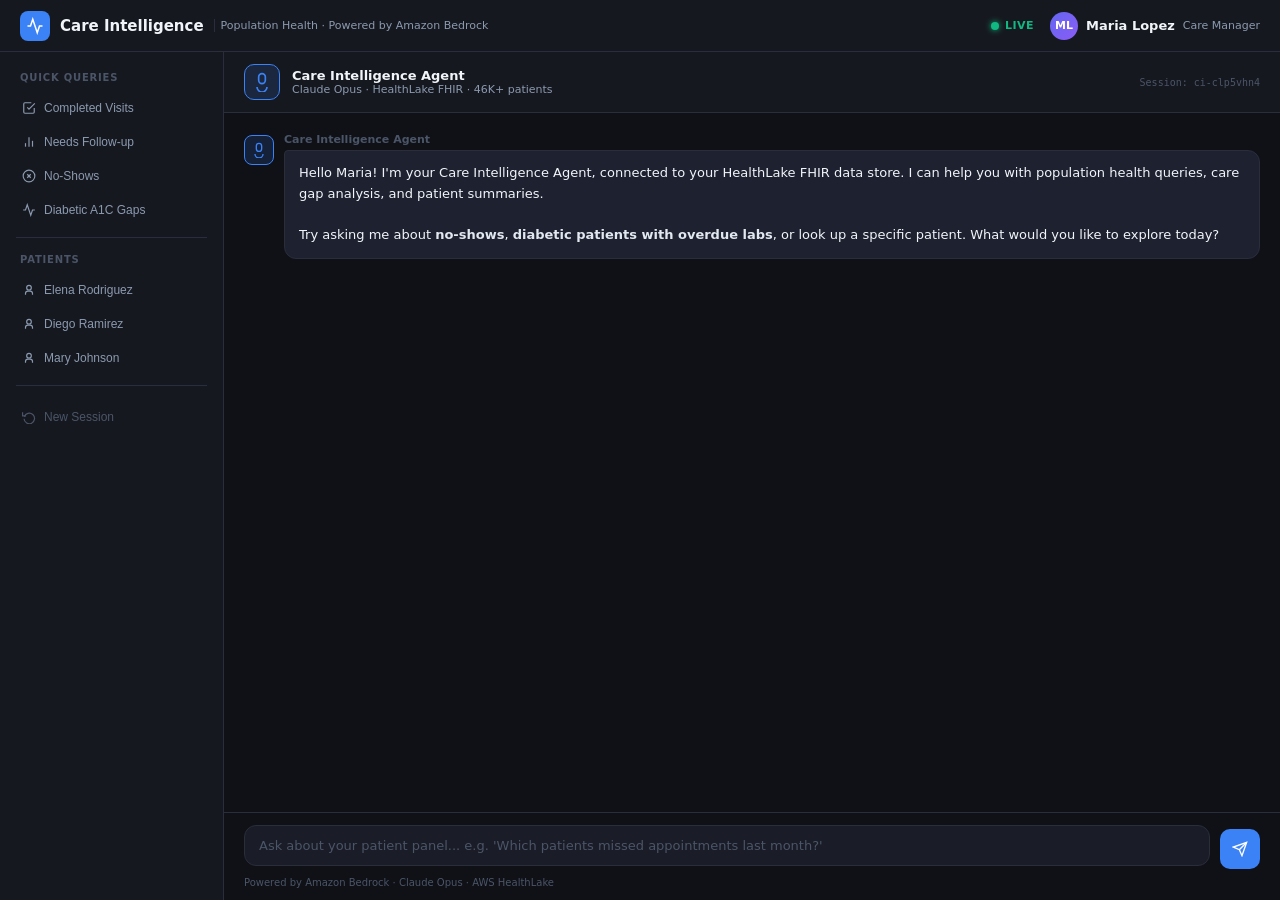
<file: care-manager-workflow/frontend/index.html>
<!-- Copyright Amazon.com, Inc. or its affiliates. All Rights Reserved. -->
<!-- SPDX-License-Identifier: MIT-0 -->
<!DOCTYPE html>
<html lang="en">
<head>
    <meta charset="UTF-8">
    <meta name="viewport" content="width=device-width, initial-scale=1.0">
    <title>Care Intelligence Workspace</title>
    <link rel="stylesheet" href="css/main.css">
</head>
<body>
<div class="top-bar">
    <div class="top-bar-left">
        <div class="logo-mark">
            <svg width="18" height="18" viewBox="0 0 24 24" fill="none" stroke="currentColor" stroke-width="2">
                <path d="M22 12h-4l-3 9L9 3l-3 9H2"/>
            </svg>
        </div>
        <span class="app-name">Care Intelligence</span>
        <span class="app-subtitle">Population Health · Powered by Amazon Bedrock</span>
    </div>
    <div class="top-bar-right">
        <div class="status-dot-wrap">
            <div class="status-dot"></div>
            <span class="status-label">Live</span>
        </div>
        <div class="user-chip">
            <div class="user-avatar">ML</div>
            <span class="user-name">Maria Lopez</span>
            <span class="user-role">Care Manager</span>
        </div>
    </div>
</div>
<div class="main-layout">
    <div class="left-rail">
        <div class="rail-section-label">Quick Queries</div>
        <button class="rail-btn" onclick="sendQuickQuery('Show me patients who completed appointments recently')">
            <svg viewBox="0 0 24 24" fill="none" stroke="currentColor" stroke-width="2"><path d="M9 11l3 3L22 4"/><path d="M21 12v7a2 2 0 01-2 2H5a2 2 0 01-2-2V5a2 2 0 012-2h11"/></svg>
            Completed Visits
        </button>
        <button class="rail-btn" onclick="sendQuickQuery('Which patients need follow-up care?')">
            <svg viewBox="0 0 24 24" fill="none" stroke="currentColor" stroke-width="2"><path d="M18 20V10"/><path d="M12 20V4"/><path d="M6 20v-6"/></svg>
            Needs Follow-up
        </button>
        <button class="rail-btn" onclick="sendQuickQuery('List patients who missed appointments')">
            <svg viewBox="0 0 24 24" fill="none" stroke="currentColor" stroke-width="2"><circle cx="12" cy="12" r="10"/><line x1="15" y1="9" x2="9" y2="15"/><line x1="9" y1="9" x2="15" y2="15"/></svg>
            No-Shows
        </button>
        <button class="rail-btn" onclick="sendQuickQuery('Show me diabetic patients with overdue A1C tests')">
            <svg viewBox="0 0 24 24" fill="none" stroke="currentColor" stroke-width="2"><path d="M22 12h-4l-3 9L9 3l-3 9H2"/></svg>
            Diabetic A1C Gaps
        </button>
        <div class="rail-divider"></div>
        <div class="rail-section-label">Patients</div>
        <button class="rail-btn" onclick="sendQuickQuery('Give me a summary for Elena Rodriguez')">
            <svg viewBox="0 0 24 24" fill="none" stroke="currentColor" stroke-width="2"><circle cx="12" cy="8" r="4"/><path d="M6 20v-2a4 4 0 014-4h4a4 4 0 014 4v2"/></svg>
            Elena Rodriguez
        </button>
        <button class="rail-btn" onclick="sendQuickQuery('Give me a summary for Diego Ramirez')">
            <svg viewBox="0 0 24 24" fill="none" stroke="currentColor" stroke-width="2"><circle cx="12" cy="8" r="4"/><path d="M6 20v-2a4 4 0 014-4h4a4 4 0 014 4v2"/></svg>
            Diego Ramirez
        </button>
        <button class="rail-btn" onclick="sendQuickQuery('Give me a summary for Mary Johnson')">
            <svg viewBox="0 0 24 24" fill="none" stroke="currentColor" stroke-width="2"><circle cx="12" cy="8" r="4"/><path d="M6 20v-2a4 4 0 014-4h4a4 4 0 014 4v2"/></svg>
            Mary Johnson
        </button>
        <div class="rail-divider"></div>
        <button class="rail-btn rail-btn-clear" onclick="clearChat()">
            <svg viewBox="0 0 24 24" fill="none" stroke="currentColor" stroke-width="2"><polyline points="1 4 1 10 7 10"/><path d="M3.51 15a9 9 0 1 0 .49-3.51"/></svg>
            New Session
        </button>
    </div>
    <div class="chat-panel">
        <div class="chat-header">
            <div class="agent-identity">
                <div class="agent-icon">
                    <svg width="20" height="20" viewBox="0 0 24 24" fill="none" stroke="currentColor" stroke-width="2">
                        <path d="M12 2a4 4 0 014 4v4a4 4 0 01-4 4 4 4 0 01-4-4V6a4 4 0 014-4z"/>
                        <path d="M6 18a6 6 0 0012 0"/>
                    </svg>
                </div>
                <div>
                    <div class="agent-name">Care Intelligence Agent</div>
                    <div class="agent-desc">Claude Opus · HealthLake FHIR · 46K+ patients</div>
                </div>
            </div>
            <div class="session-id" id="sessionIdDisplay"></div>
        </div>
        <div class="messages-area" id="messagesArea">
            <div class="msg msg-agent">
                <div class="msg-avatar">
                    <svg width="16" height="16" viewBox="0 0 24 24" fill="none" stroke="currentColor" stroke-width="2">
                        <path d="M12 2a4 4 0 014 4v4a4 4 0 01-4 4 4 4 0 01-4-4V6a4 4 0 014-4z"/>
                        <path d="M6 18a6 6 0 0012 0"/>
                    </svg>
                </div>
                <div class="msg-bubble">
                    <div class="msg-sender">Care Intelligence Agent</div>
                    <div class="msg-text">
                        Hello Maria! I'm your Care Intelligence Agent, connected to your HealthLake FHIR data store. I can help you with population health queries, care gap analysis, and patient summaries.<br><br>
                        Try asking me about <strong>no-shows</strong>, <strong>diabetic patients with overdue labs</strong>, or look up a specific patient. What would you like to explore today?
                    </div>
                </div>
            </div>
        </div>
        <div class="typing-indicator" id="typingIndicator" style="display:none;">
            <div class="typing-avatar">
                <svg width="14" height="14" viewBox="0 0 24 24" fill="none" stroke="currentColor" stroke-width="2">
                    <path d="M12 2a4 4 0 014 4v4a4 4 0 01-4 4 4 4 0 01-4-4V6a4 4 0 014-4z"/>
                    <path d="M6 18a6 6 0 0012 0"/>
                </svg>
            </div>
            <div class="typing-dots">
                <span></span><span></span><span></span>
            </div>
            <div class="typing-label" id="typingLabel">Querying HealthLake...</div>
        </div>
        <div class="input-row">
            <div class="input-wrap">
                <textarea
                    id="chatInput"
                    class="chat-input"
                    placeholder="Ask about your patient panel... e.g. 'Which patients missed appointments last month?'"
                    rows="1"
                    onkeydown="handleKeydown(event)"
                    oninput="autoResize(this)"></textarea>
            </div>
            <button class="send-btn" id="sendBtn" onclick="sendMessage()">
                <svg viewBox="0 0 24 24" fill="none" stroke="currentColor" stroke-width="2">
                    <line x1="22" y1="2" x2="11" y2="13"/>
                    <polygon points="22 2 15 22 11 13 2 9 22 2"/>
                </svg>
            </button>
        </div>
        <div class="input-footer">
            <span>Powered by Amazon Bedrock · Claude Opus · AWS HealthLake</span>
            <span id="tokenCount"></span>
        </div>
    </div>
</div>
<script src="js/config.js"></script>
<script src="js/app.js"></script>
</body>
</html>
</file>
<file: care-manager-workflow/frontend/css/main.css>
/* Care Intelligence Workspace — Act 2 */
:root {
    --bg: #0f1117;
    --bg-panel: #16181f;
    --bg-card: #1e2130;
    --bg-input: #1a1d27;
    --border: #2a2d3a;
    --accent: #3b82f6;
    --accent-glow: rgba(59,130,246,0.15);
    --green: #10b981;
    --green-glow: rgba(16,185,129,0.12);
    --orange: #f59e0b;
    --text-primary: #f1f5f9;
    --text-secondary: #8b9ab0;
    --text-muted: #4b5568;
    --user-bubble: #1e3a5f;
    --agent-bubble: #1e2130;
    --rail-w: 224px;
    --topbar-h: 52px;
    --radius: 12px;
}
* { box-sizing: border-box; margin: 0; padding: 0; }
body {
    font-family: -apple-system, BlinkMacSystemFont, "Segoe UI", system-ui, sans-serif;
    background: var(--bg);
    color: var(--text-primary);
    height: 100vh;
    display: flex;
    flex-direction: column;
    overflow: hidden;
    font-size: 13px;
}
.top-bar {
    height: var(--topbar-h);
    background: var(--bg-panel);
    border-bottom: 1px solid var(--border);
    display: flex;
    align-items: center;
    justify-content: space-between;
    padding: 0 20px;
    flex-shrink: 0;
    z-index: 100;
}
.top-bar-left { display: flex; align-items: center; gap: 10px; }
.logo-mark {
    width: 30px; height: 30px;
    background: var(--accent);
    border-radius: 8px;
    display: flex; align-items: center; justify-content: center;
    color: white; flex-shrink: 0;
}
.app-name { font-weight: 700; font-size: 15px; color: var(--text-primary); }
.app-subtitle { font-size: 11px; color: var(--text-secondary); padding-left: 6px; border-left: 1px solid var(--border); }
.top-bar-right { display: flex; align-items: center; gap: 16px; }
.status-dot-wrap { display: flex; align-items: center; gap: 6px; }
.status-dot {
    width: 8px; height: 8px; border-radius: 50%;
    background: var(--green);
    box-shadow: 0 0 6px var(--green);
    animation: pulse 2s infinite;
}
@keyframes pulse { 0%,100%{opacity:1} 50%{opacity:.5} }
.status-label { font-size: 11px; color: var(--green); font-weight: 600; text-transform: uppercase; letter-spacing: .5px; }
.user-chip { display: flex; align-items: center; gap: 8px; }
.user-avatar {
    width: 28px; height: 28px; border-radius: 50%;
    background: linear-gradient(135deg, #6366f1, #8b5cf6);
    display: flex; align-items: center; justify-content: center;
    font-size: 11px; font-weight: 700; color: white;
}
.user-name { font-size: 13px; font-weight: 600; }
.user-role { font-size: 11px; color: var(--text-secondary); }
.main-layout { display: flex; flex: 1; overflow: hidden; }
.left-rail {
    width: var(--rail-w);
    background: var(--bg-panel);
    border-right: 1px solid var(--border);
    padding: 16px 12px;
    display: flex;
    flex-direction: column;
    gap: 4px;
    overflow-y: auto;
    flex-shrink: 0;
}
.rail-section-label {
    font-size: 10px;
    font-weight: 700;
    text-transform: uppercase;
    letter-spacing: .8px;
    color: var(--text-muted);
    padding: 4px 8px 6px;
}
.rail-btn {
    display: flex;
    align-items: center;
    gap: 8px;
    padding: 8px 10px;
    border-radius: 8px;
    border: none;
    background: transparent;
    color: var(--text-secondary);
    font-size: 12px;
    cursor: pointer;
    text-align: left;
    transition: all .15s;
    width: 100%;
}
.rail-btn svg { width: 14px; height: 14px; flex-shrink: 0; }
.rail-btn:hover { background: var(--bg-card); color: var(--text-primary); }
.rail-btn:active { transform: scale(.98); }
.rail-btn-clear { color: var(--text-muted); margin-top: 4px; }
.rail-btn-clear:hover { color: var(--orange); background: rgba(245,158,11,.08); }
.rail-divider { height: 1px; background: var(--border); margin: 8px 4px; }
.chat-panel { flex: 1; display: flex; flex-direction: column; overflow: hidden; background: var(--bg); }
.chat-header {
    padding: 12px 20px;
    border-bottom: 1px solid var(--border);
    display: flex;
    align-items: center;
    justify-content: space-between;
    background: var(--bg-panel);
    flex-shrink: 0;
}
.agent-identity { display: flex; align-items: center; gap: 12px; }
.agent-icon {
    width: 36px; height: 36px;
    border-radius: 10px;
    background: var(--accent-glow);
    border: 1px solid var(--accent);
    display: flex; align-items: center; justify-content: center;
    color: var(--accent);
}
.agent-name { font-size: 13px; font-weight: 600; }
.agent-desc { font-size: 11px; color: var(--text-secondary); }
.session-id { font-size: 10px; color: var(--text-muted); font-family: monospace; }
.messages-area {
    flex: 1;
    overflow-y: auto;
    padding: 20px 20px 12px;
    display: flex;
    flex-direction: column;
    gap: 16px;
    scroll-behavior: smooth;
}
.messages-area::-webkit-scrollbar { width: 4px; }
.messages-area::-webkit-scrollbar-track { background: transparent; }
.messages-area::-webkit-scrollbar-thumb { background: var(--border); border-radius: 4px; }
.msg { display: flex; gap: 10px; align-items: flex-start; max-width: 100%; }
.msg-avatar {
    width: 30px; height: 30px;
    border-radius: 8px;
    display: flex; align-items: center; justify-content: center;
    flex-shrink: 0;
    margin-top: 2px;
}
.msg-agent .msg-avatar { background: var(--accent-glow); border: 1px solid var(--accent); color: var(--accent); }
.msg-user .msg-avatar { background: linear-gradient(135deg, #6366f1, #8b5cf6); color: white; }
.msg-user { flex-direction: row-reverse; }
.msg-user .msg-bubble { align-items: flex-end; }
.msg-bubble { display: flex; flex-direction: column; gap: 4px; min-width: 0; flex: 1; }
.msg-user .msg-bubble { flex: unset; max-width: 72%; }
.msg-sender { font-size: 11px; font-weight: 600; color: var(--text-muted); }
.msg-text { padding: 12px 14px; border-radius: var(--radius); line-height: 1.6; font-size: 13px; }
.msg-agent .msg-text {
    background: var(--agent-bubble);
    border: 1px solid var(--border);
    color: var(--text-primary);
    border-radius: 4px var(--radius) var(--radius) var(--radius);
}
.msg-user .msg-text {
    background: var(--user-bubble);
    border: 1px solid rgba(59,130,246,.3);
    color: var(--text-primary);
    border-radius: var(--radius) 4px var(--radius) var(--radius);
}
.msg-text strong { color: #e2e8f0; font-weight: 600; }
.msg-text em { color: var(--text-secondary); }
.msg-text code { font-family: monospace; background: rgba(255,255,255,.06); padding: 1px 5px; border-radius: 4px; font-size: 12px; }
.msg-text table { width: 100%; border-collapse: collapse; margin-top: 10px; font-size: 12px; }
.msg-text th { background: rgba(59,130,246,.15); padding: 6px 10px; text-align: left; font-weight: 600; color: var(--accent); border-bottom: 1px solid var(--border); white-space: nowrap; }
.msg-text td { padding: 6px 10px; border-bottom: 1px solid rgba(42,45,58,.8); color: var(--text-secondary); }
.msg-text tr:last-child td { border-bottom: none; }
.msg-text tr:hover td { background: rgba(255,255,255,.03); color: var(--text-primary); }
.trace-chip {
    display: inline-flex;
    align-items: center;
    gap: 5px;
    font-size: 10px;
    font-weight: 600;
    color: var(--green);
    background: var(--green-glow);
    border: 1px solid rgba(16,185,129,.25);
    border-radius: 20px;
    padding: 2px 8px;
    margin-bottom: 6px;
    font-family: monospace;
}
.trace-chip svg { width: 10px; height: 10px; }
.msg-error .msg-text { background: rgba(239,68,68,.08); border-color: rgba(239,68,68,.25); color: #fca5a5; }
.typing-indicator { display: flex; align-items: center; gap: 10px; padding: 8px 20px; flex-shrink: 0; }
.typing-avatar {
    width: 30px; height: 30px;
    border-radius: 8px;
    background: var(--accent-glow);
    border: 1px solid var(--accent);
    display: flex; align-items: center; justify-content: center;
    color: var(--accent); flex-shrink: 0;
}
.typing-dots { display: flex; gap: 4px; align-items: center; }
.typing-dots span { width: 6px; height: 6px; border-radius: 50%; background: var(--text-muted); animation: bounce .9s infinite; }
.typing-dots span:nth-child(2) { animation-delay: .15s; }
.typing-dots span:nth-child(3) { animation-delay: .3s; }
@keyframes bounce { 0%,60%,100%{transform:translateY(0)} 30%{transform:translateY(-5px)} }
.typing-label { font-size: 11px; color: var(--text-muted); font-style: italic; }
.input-row { padding: 12px 20px 8px; display: flex; gap: 10px; align-items: flex-end; flex-shrink: 0; border-top: 1px solid var(--border); }
.input-wrap { flex: 1; }
.chat-input {
    width: 100%;
    background: var(--bg-input);
    border: 1px solid var(--border);
    border-radius: var(--radius);
    color: var(--text-primary);
    font-size: 13px;
    padding: 10px 14px;
    resize: none;
    outline: none;
    font-family: inherit;
    line-height: 1.5;
    max-height: 120px;
    transition: border-color .2s;
}
.chat-input:focus { border-color: var(--accent); }
.chat-input::placeholder { color: var(--text-muted); }
.send-btn {
    width: 40px; height: 40px;
    border-radius: 10px;
    background: var(--accent);
    border: none;
    color: white;
    display: flex; align-items: center; justify-content: center;
    cursor: pointer; flex-shrink: 0;
    transition: all .15s;
}
.send-btn:hover { background: #2563eb; transform: scale(1.05); }
.send-btn:disabled { background: var(--bg-card); color: var(--text-muted); cursor: not-allowed; transform: none; }
.send-btn svg { width: 16px; height: 16px; }
.input-footer { display: flex; justify-content: space-between; padding: 0 20px 12px; font-size: 10px; color: var(--text-muted); }
</file>
